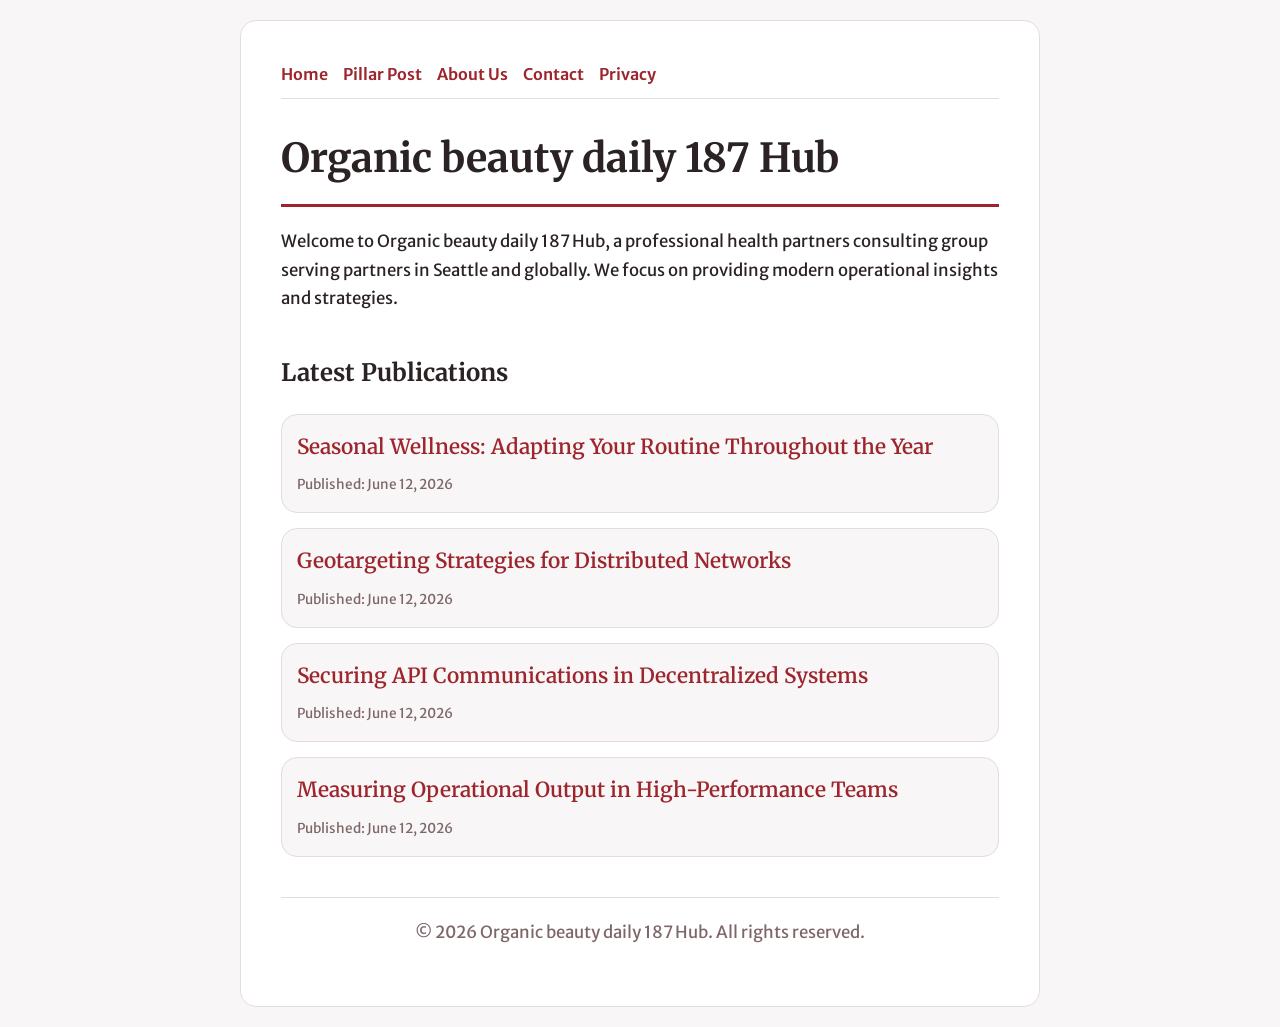
<file: index.html>
<!DOCTYPE html>
<html lang="en">
<head>
    <meta charset="UTF-8">
    <meta name="viewport" content="width=device-width, initial-scale=1.0">
    <title>Organic beauty daily 187 Hub | Health Partners - Seattle</title>
    <meta name="description" content="Welcome to Organic beauty daily 187 Hub, a professional health partners consulting group serving partners in Seattle and globally. We focus on providing modern operational insights and strategies.">
    <meta name="geo.region" content="US-WA" />
    <meta name="geo.placename" content="Seattle" />
    <meta name="geo.position" content="47.6062;-122.3321" />
    <meta name="ICBM" content="47.6062, -122.3321" />
    <link rel="stylesheet" href="style.css">
    <script type="application/ld+json">
{
  "@context": "https://schema.org",
  "@type": "LocalBusiness",
  "name": "Organic beauty daily 187 Hub",
  "url": "https://organic-beauty-daily-187.github.io",
  "telephone": "+1-206-555-0155",
  "address": {
    "@type": "PostalAddress",
    "addressLocality": "Seattle",
    "addressRegion": "WA",
    "postalCode": "98101",
    "addressCountry": "US"
  },
  "geo": {
    "@type": "GeoCoordinates",
    "latitude": 47.6062,
    "longitude": -122.3321
  }
}
</script>
</head>
<body>
    
        <div class="container" style="max-width: 800px;">
            <nav style="display: flex; gap: 15px; margin-bottom: 25px; border-bottom: 1px solid var(--border-color); padding-bottom: 10px; overflow-x: auto; flex-wrap: wrap;">
            <a href="index.html">Home</a>
            <a href="seasonal-wellness-adapting-your-routine-throughout-the-year.html">Pillar Post</a>
            <a href="about.html">About Us</a>
            <a href="contact.html">Contact</a>
            <a href="privacy.html">Privacy</a>
        </nav>
            <h1>Organic beauty daily 187 Hub</h1>
            <p>Welcome to Organic beauty daily 187 Hub, a professional health partners consulting group serving partners in Seattle and globally. We focus on providing modern operational insights and strategies.</p>
            <h2 style="margin-top: 40px;">Latest Publications</h2>
            <ul style="list-style-type: none; padding-left: 0;">
                <li style="background: var(--bg-color); padding: 15px; border-radius: var(--border-radius); border: 1px solid var(--border-color); margin-bottom: 15px;">
                <h3 style="margin-bottom: 5px; font-size: 1.3rem;"><a href="seasonal-wellness-adapting-your-routine-throughout-the-year.html">Seasonal Wellness: Adapting Your Routine Throughout the Year</a></h3>
                <span style="font-size:0.85rem; color: var(--muted-text)">Published: June 12, 2026</span>
            </li>
<li style="background: var(--bg-color); padding: 15px; border-radius: var(--border-radius); border: 1px solid var(--border-color); margin-bottom: 15px;">
                <h3 style="margin-bottom: 5px; font-size: 1.3rem;"><a href="geotargeting-strategies-for-distributed-networks.html">Geotargeting Strategies for Distributed Networks</a></h3>
                <span style="font-size:0.85rem; color: var(--muted-text)">Published: June 12, 2026</span>
            </li>
<li style="background: var(--bg-color); padding: 15px; border-radius: var(--border-radius); border: 1px solid var(--border-color); margin-bottom: 15px;">
                <h3 style="margin-bottom: 5px; font-size: 1.3rem;"><a href="securing-api-communications-in-decentralized-systems.html">Securing API Communications in Decentralized Systems</a></h3>
                <span style="font-size:0.85rem; color: var(--muted-text)">Published: June 12, 2026</span>
            </li>
<li style="background: var(--bg-color); padding: 15px; border-radius: var(--border-radius); border: 1px solid var(--border-color); margin-bottom: 15px;">
                <h3 style="margin-bottom: 5px; font-size: 1.3rem;"><a href="measuring-operational-output-in-high-performance-teams.html">Measuring Operational Output in High-Performance Teams</a></h3>
                <span style="font-size:0.85rem; color: var(--muted-text)">Published: June 12, 2026</span>
            </li>

            </ul>
            <footer>
                <p>&copy; 2026 Organic beauty daily 187 Hub. All rights reserved.</p>
            </footer>
        </div>
        
</body>
</html>
</file>
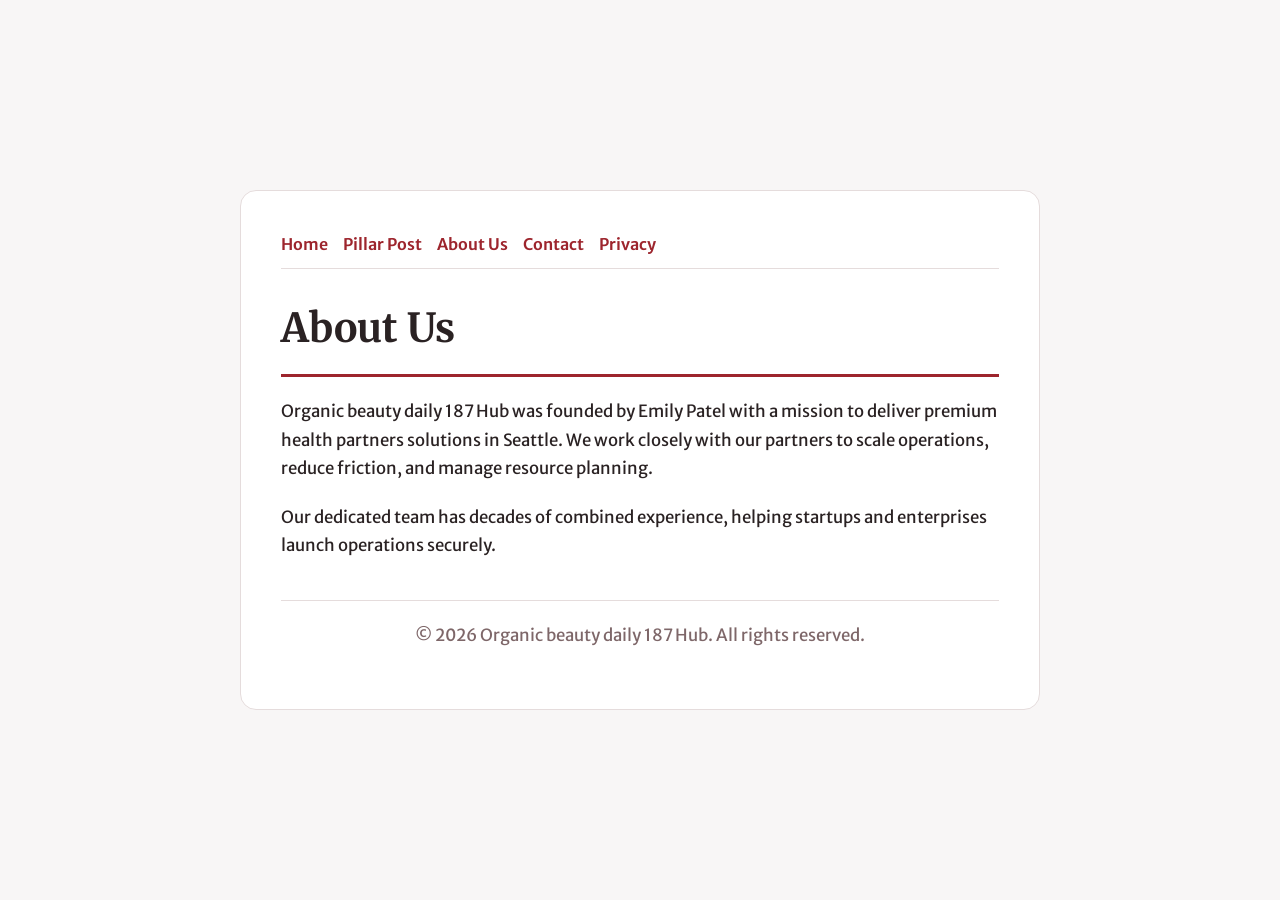
<file: about.html>
<!DOCTYPE html>
<html lang="en">
<head>
    <meta charset="UTF-8">
    <meta name="viewport" content="width=device-width, initial-scale=1.0">
    <title>About Us | Organic beauty daily 187 Hub</title>
    <meta name="description" content="Organic beauty daily 187 Hub was founded by Emily Patel with a mission to deliver premium health partners solutions in Seattle. We work closely with our partners to scale operations, reduce friction, and manage resource planning.">
    <meta name="geo.region" content="US-WA" />
    <meta name="geo.placename" content="Seattle" />
    <meta name="geo.position" content="47.6062;-122.3321" />
    <meta name="ICBM" content="47.6062, -122.3321" />
    <link rel="stylesheet" href="style.css">
</head>
<body>
    
        <div class="container" style="max-width: 800px;">
            <nav style="display: flex; gap: 15px; margin-bottom: 25px; border-bottom: 1px solid var(--border-color); padding-bottom: 10px; overflow-x: auto; flex-wrap: wrap;">
            <a href="index.html">Home</a>
            <a href="seasonal-wellness-adapting-your-routine-throughout-the-year.html">Pillar Post</a>
            <a href="about.html">About Us</a>
            <a href="contact.html">Contact</a>
            <a href="privacy.html">Privacy</a>
        </nav>
            <h1>About Us</h1>
            <p>Organic beauty daily 187 Hub was founded by Emily Patel with a mission to deliver premium health partners solutions in Seattle. We work closely with our partners to scale operations, reduce friction, and manage resource planning.</p>
            <p>Our dedicated team has decades of combined experience, helping startups and enterprises launch operations securely.</p>
            <footer>
                <p>&copy; 2026 Organic beauty daily 187 Hub. All rights reserved.</p>
            </footer>
        </div>
        
</body>
</html>
</file>
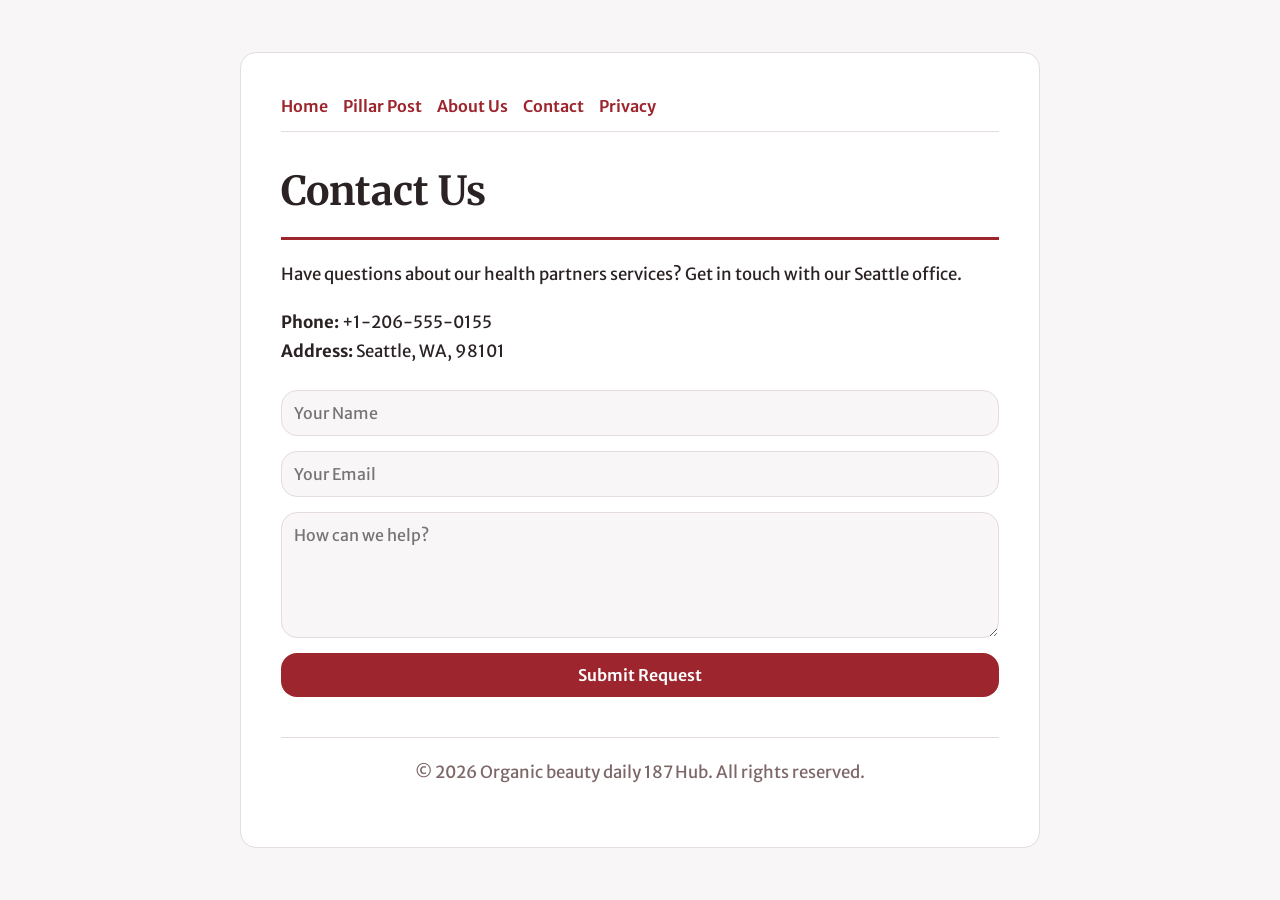
<file: contact.html>
<!DOCTYPE html>
<html lang="en">
<head>
    <meta charset="UTF-8">
    <meta name="viewport" content="width=device-width, initial-scale=1.0">
    <title>Contact Us | Organic beauty daily 187 Hub</title>
    <meta name="description" content="Have questions about our health partners services? Get in touch with our Seattle office.">
    <meta name="geo.region" content="US-WA" />
    <meta name="geo.placename" content="Seattle" />
    <meta name="geo.position" content="47.6062;-122.3321" />
    <meta name="ICBM" content="47.6062, -122.3321" />
    <link rel="stylesheet" href="style.css">
</head>
<body>
    
        <div class="container" style="max-width: 800px;">
            <nav style="display: flex; gap: 15px; margin-bottom: 25px; border-bottom: 1px solid var(--border-color); padding-bottom: 10px; overflow-x: auto; flex-wrap: wrap;">
            <a href="index.html">Home</a>
            <a href="seasonal-wellness-adapting-your-routine-throughout-the-year.html">Pillar Post</a>
            <a href="about.html">About Us</a>
            <a href="contact.html">Contact</a>
            <a href="privacy.html">Privacy</a>
        </nav>
            <h1>Contact Us</h1>
            <p>Have questions about our health partners services? Get in touch with our Seattle office.</p>
            <p><strong>Phone:</strong> +1-206-555-0155<br><strong>Address:</strong> Seattle, WA, 98101</p>
            <form action="https://formspree.io/f/placeholder" method="POST">
                <input type="text" name="name" placeholder="Your Name" required>
                <input type="email" name="email" placeholder="Your Email" required>
                <textarea name="message" placeholder="How can we help?" rows="5" required></textarea>
                <button type="submit">Submit Request</button>
            </form>
            <footer>
                <p>&copy; 2026 Organic beauty daily 187 Hub. All rights reserved.</p>
            </footer>
        </div>
        
</body>
</html>
</file>
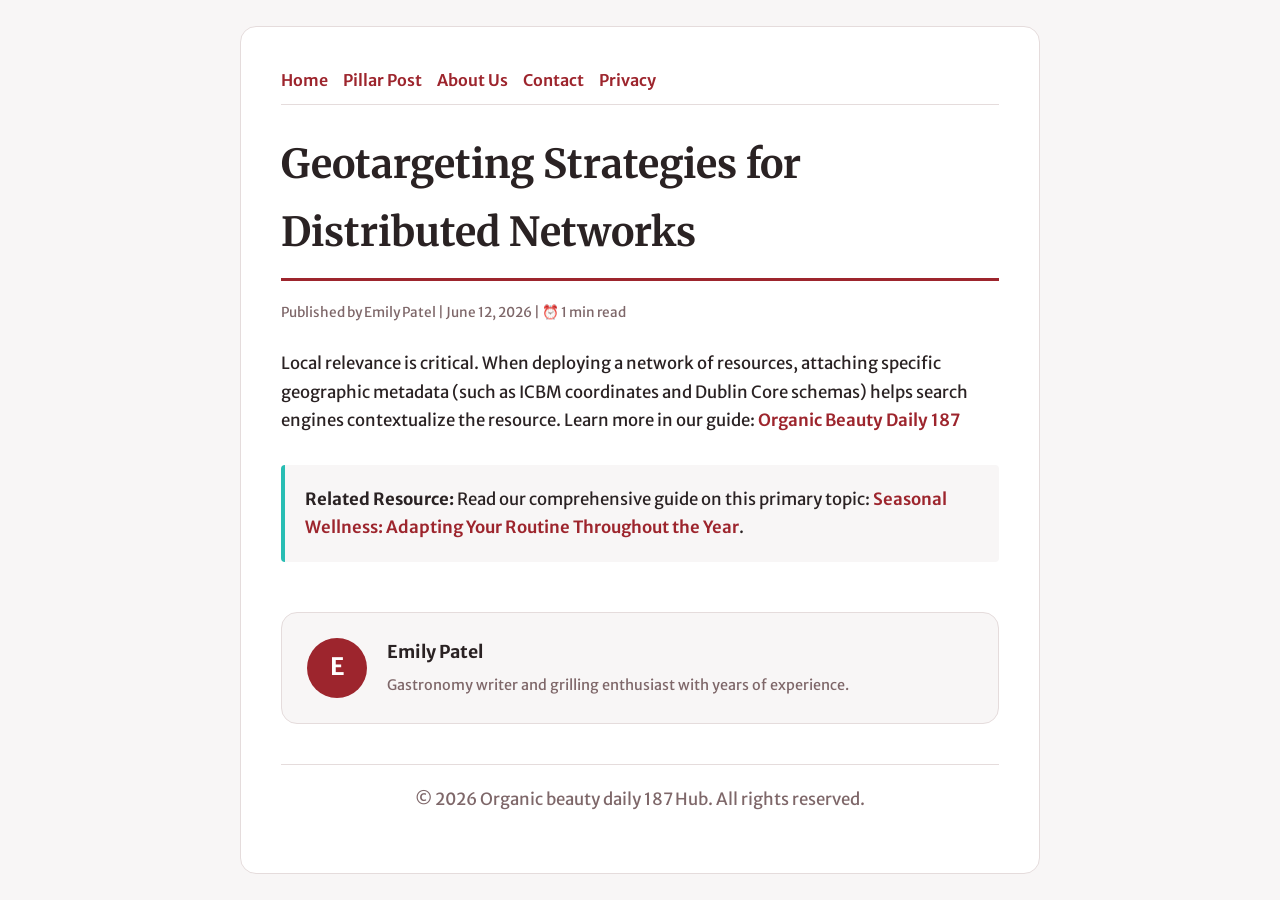
<file: geotargeting-strategies-for-distributed-networks.html>
<!DOCTYPE html>
<html lang="en">
<head>
    <meta charset="UTF-8">
    <meta name="viewport" content="width=device-width, initial-scale=1.0">
    <title>Geotargeting Strategies for Distributed Networks - Organic beauty daily 187 Hub</title>
    <meta name="description" content="Geotargeting Strategies for Distributed Networks">
    <meta name="geo.region" content="US-WA" />
    <meta name="geo.placename" content="Seattle" />
    <meta name="geo.position" content="47.6062;-122.3321" />
    <meta name="ICBM" content="47.6062, -122.3321" />
    <link rel="stylesheet" href="style.css">
</head>
<body>
    
            <div class="container" style="max-width: 800px;">
                <nav style="display: flex; gap: 15px; margin-bottom: 25px; border-bottom: 1px solid var(--border-color); padding-bottom: 10px; overflow-x: auto; flex-wrap: wrap;">
            <a href="index.html">Home</a>
            <a href="seasonal-wellness-adapting-your-routine-throughout-the-year.html">Pillar Post</a>
            <a href="about.html">About Us</a>
            <a href="contact.html">Contact</a>
            <a href="privacy.html">Privacy</a>
        </nav>
                <h1>Geotargeting Strategies for Distributed Networks</h1>
                <div style="font-size:0.85rem; color: var(--muted-text); margin-bottom: 25px;">
                    Published by Emily Patel | June 12, 2026 | ⏰ 1 min read
                </div>
                <article style="margin-top: 20px;">
                    <p>Local relevance is critical. When deploying a network of resources, attaching specific geographic metadata (such as ICBM coordinates and Dublin Core schemas) helps search engines contextualize the resource. Learn more in our guide: <a href="https://dwnldfullmovie-create.github.io/advisor-organic-beauty-491/modern-approaches-to-wellness-health-management-and-prevention.html">Organic Beauty Daily 187</a></p>
                    <div class="link-resource" style="margin-top: 30px; padding: 20px; border-left: 4px solid var(--accent-color); background: var(--bg-color); border-radius: 4px;"><p style="margin: 0;"><strong>Related Resource:</strong> Read our comprehensive guide on this primary topic: <a href="seasonal-wellness-adapting-your-routine-throughout-the-year.html">Seasonal Wellness: Adapting Your Routine Throughout the Year</a>.</p></div>
                </article>
                
            <div class="author-box" style="margin-top: 50px; padding: 25px; background: var(--bg-color); border: 1px solid var(--border-color); border-radius: var(--border-radius); display: flex; gap: 20px; align-items: center;">
                <div style="width: 60px; height: 60px; border-radius: 50%; background: var(--primary-color); display: flex; align-items: center; justify-content: center; color: white; font-weight: bold; font-size: 1.5rem;">E</div>
                <div>
                    <h4 style="margin-bottom: 5px; font-weight: bold; font-size: 1.1rem;">Emily Patel</h4>
                    <p style="margin: 0; font-size: 0.9rem; color: var(--muted-text);">Gastronomy writer and grilling enthusiast with years of experience.</p>
                </div>
            </div>
            
                <footer>
                    <p>&copy; 2026 Organic beauty daily 187 Hub. All rights reserved.</p>
                </footer>
            </div>
            
</body>
</html>
</file>
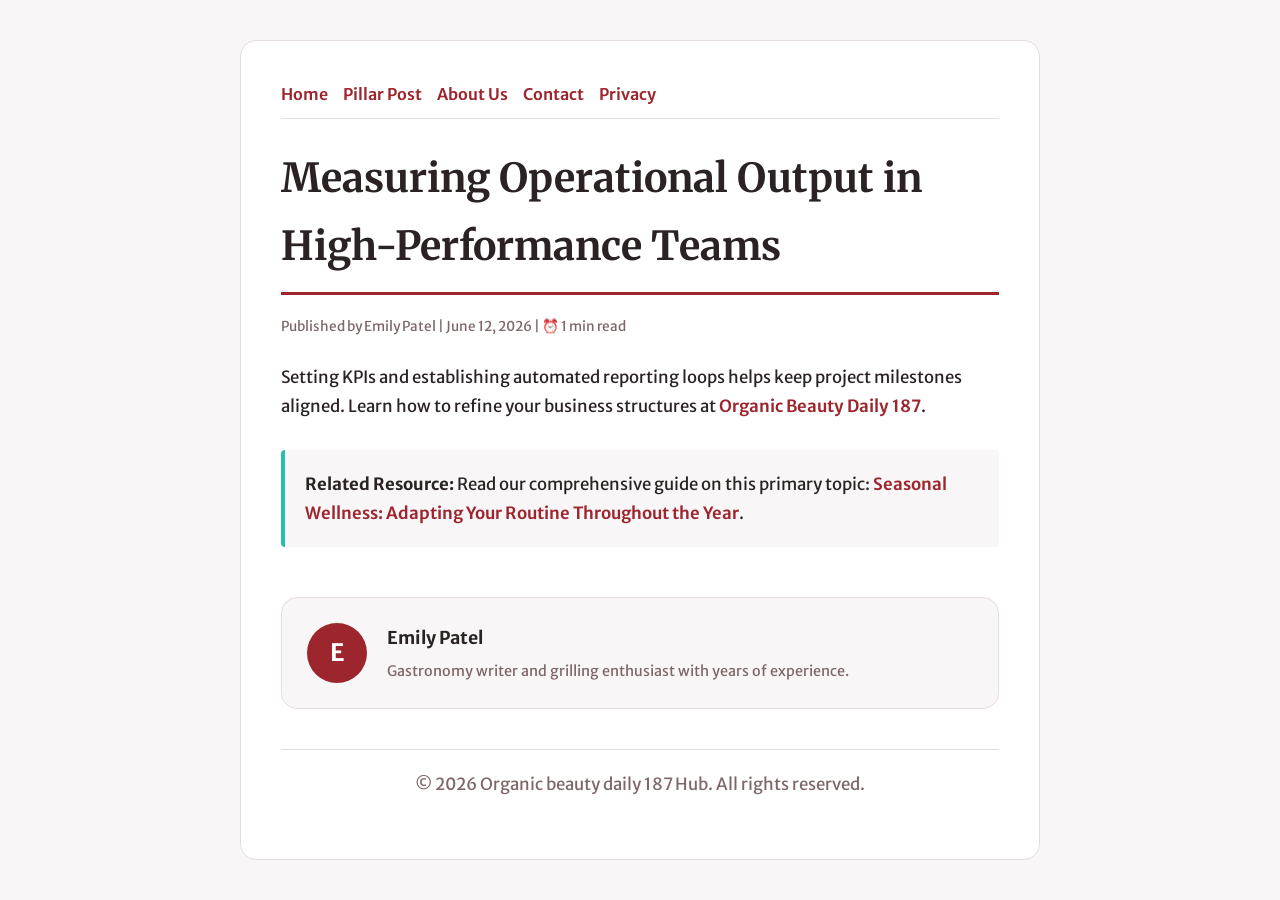
<file: measuring-operational-output-in-high-performance-teams.html>
<!DOCTYPE html>
<html lang="en">
<head>
    <meta charset="UTF-8">
    <meta name="viewport" content="width=device-width, initial-scale=1.0">
    <title>Measuring Operational Output in High-Performance Teams - Organic beauty daily 187 Hub</title>
    <meta name="description" content="Measuring Operational Output in High-Performance Teams">
    <meta name="geo.region" content="US-WA" />
    <meta name="geo.placename" content="Seattle" />
    <meta name="geo.position" content="47.6062;-122.3321" />
    <meta name="ICBM" content="47.6062, -122.3321" />
    <link rel="stylesheet" href="style.css">
</head>
<body>
    
            <div class="container" style="max-width: 800px;">
                <nav style="display: flex; gap: 15px; margin-bottom: 25px; border-bottom: 1px solid var(--border-color); padding-bottom: 10px; overflow-x: auto; flex-wrap: wrap;">
            <a href="index.html">Home</a>
            <a href="seasonal-wellness-adapting-your-routine-throughout-the-year.html">Pillar Post</a>
            <a href="about.html">About Us</a>
            <a href="contact.html">Contact</a>
            <a href="privacy.html">Privacy</a>
        </nav>
                <h1>Measuring Operational Output in High-Performance Teams</h1>
                <div style="font-size:0.85rem; color: var(--muted-text); margin-bottom: 25px;">
                    Published by Emily Patel | June 12, 2026 | ⏰ 1 min read
                </div>
                <article style="margin-top: 20px;">
                    <p>Setting KPIs and establishing automated reporting loops helps keep project milestones aligned. Learn how to refine your business structures at <a href="https://dwnldfullmovie-create.github.io/advisor-organic-beauty-491/modern-approaches-to-wellness-health-management-and-prevention.html">Organic Beauty Daily 187</a>.</p>
                    <div class="link-resource" style="margin-top: 30px; padding: 20px; border-left: 4px solid var(--accent-color); background: var(--bg-color); border-radius: 4px;"><p style="margin: 0;"><strong>Related Resource:</strong> Read our comprehensive guide on this primary topic: <a href="seasonal-wellness-adapting-your-routine-throughout-the-year.html">Seasonal Wellness: Adapting Your Routine Throughout the Year</a>.</p></div>
                </article>
                
            <div class="author-box" style="margin-top: 50px; padding: 25px; background: var(--bg-color); border: 1px solid var(--border-color); border-radius: var(--border-radius); display: flex; gap: 20px; align-items: center;">
                <div style="width: 60px; height: 60px; border-radius: 50%; background: var(--primary-color); display: flex; align-items: center; justify-content: center; color: white; font-weight: bold; font-size: 1.5rem;">E</div>
                <div>
                    <h4 style="margin-bottom: 5px; font-weight: bold; font-size: 1.1rem;">Emily Patel</h4>
                    <p style="margin: 0; font-size: 0.9rem; color: var(--muted-text);">Gastronomy writer and grilling enthusiast with years of experience.</p>
                </div>
            </div>
            
                <footer>
                    <p>&copy; 2026 Organic beauty daily 187 Hub. All rights reserved.</p>
                </footer>
            </div>
            
</body>
</html>
</file>
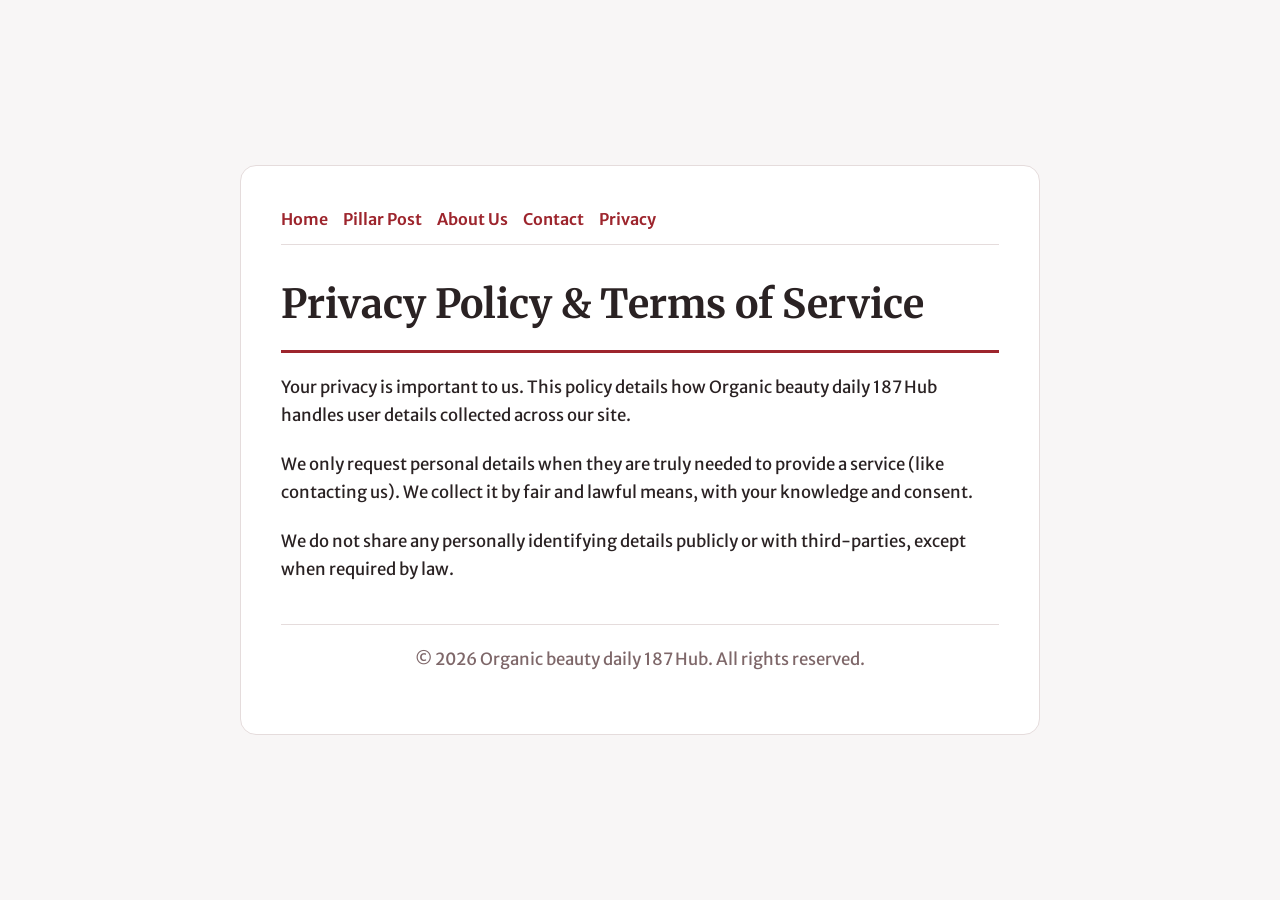
<file: privacy.html>
<!DOCTYPE html>
<html lang="en">
<head>
    <meta charset="UTF-8">
    <meta name="viewport" content="width=device-width, initial-scale=1.0">
    <title>Privacy Policy & Terms of Service - Organic beauty daily 187 Hub</title>
    <meta name="description" content="Your privacy is important to us. This policy details how Organic beauty daily 187 Hub handles user details collected across our site.">
    <meta name="geo.region" content="US-WA" />
    <meta name="geo.placename" content="Seattle" />
    <meta name="geo.position" content="47.6062;-122.3321" />
    <meta name="ICBM" content="47.6062, -122.3321" />
    <link rel="stylesheet" href="style.css">
</head>
<body>
    
        <div class="container" style="max-width: 800px;">
            <nav style="display: flex; gap: 15px; margin-bottom: 25px; border-bottom: 1px solid var(--border-color); padding-bottom: 10px; overflow-x: auto; flex-wrap: wrap;">
            <a href="index.html">Home</a>
            <a href="seasonal-wellness-adapting-your-routine-throughout-the-year.html">Pillar Post</a>
            <a href="about.html">About Us</a>
            <a href="contact.html">Contact</a>
            <a href="privacy.html">Privacy</a>
        </nav>
            <h1>Privacy Policy & Terms of Service</h1>
            <p>Your privacy is important to us. This policy details how Organic beauty daily 187 Hub handles user details collected across our site.</p>
            <p>We only request personal details when they are truly needed to provide a service (like contacting us). We collect it by fair and lawful means, with your knowledge and consent.</p>
            <p>We do not share any personally identifying details publicly or with third-parties, except when required by law.</p>
            <footer>
                <p>&copy; 2026 Organic beauty daily 187 Hub. All rights reserved.</p>
            </footer>
        </div>
        
</body>
</html>
</file>
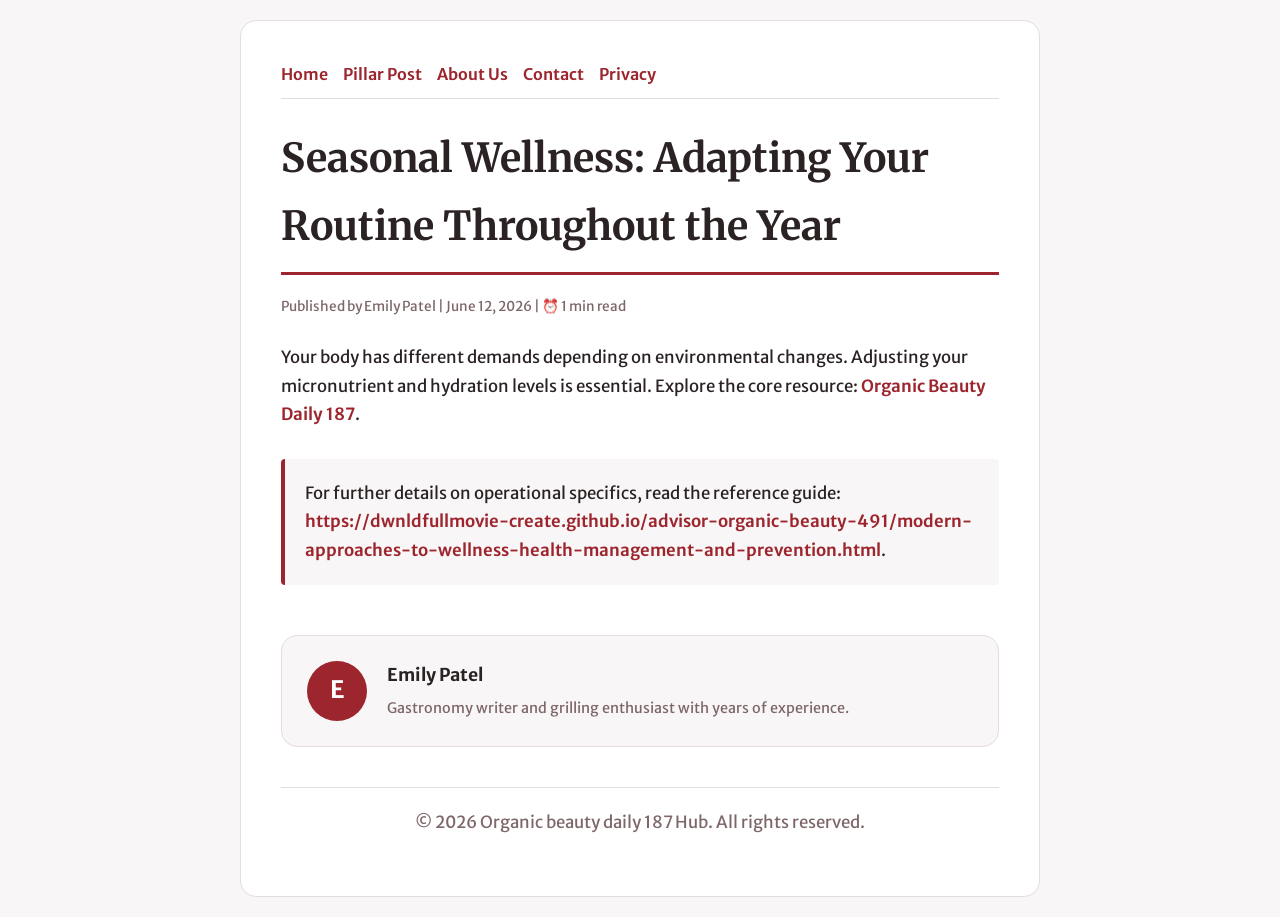
<file: seasonal-wellness-adapting-your-routine-throughout-the-year.html>
<!DOCTYPE html>
<html lang="en">
<head>
    <meta charset="UTF-8">
    <meta name="viewport" content="width=device-width, initial-scale=1.0">
    <title>Seasonal Wellness: Adapting Your Routine Throughout the Year - Organic beauty daily 187 Hub</title>
    <meta name="description" content="Seasonal Wellness: Adapting Your Routine Throughout the Year">
    <meta name="geo.region" content="US-WA" />
    <meta name="geo.placename" content="Seattle" />
    <meta name="geo.position" content="47.6062;-122.3321" />
    <meta name="ICBM" content="47.6062, -122.3321" />
    <link rel="stylesheet" href="style.css">
</head>
<body>
    
            <div class="container" style="max-width: 800px;">
                <nav style="display: flex; gap: 15px; margin-bottom: 25px; border-bottom: 1px solid var(--border-color); padding-bottom: 10px; overflow-x: auto; flex-wrap: wrap;">
            <a href="index.html">Home</a>
            <a href="seasonal-wellness-adapting-your-routine-throughout-the-year.html">Pillar Post</a>
            <a href="about.html">About Us</a>
            <a href="contact.html">Contact</a>
            <a href="privacy.html">Privacy</a>
        </nav>
                <h1>Seasonal Wellness: Adapting Your Routine Throughout the Year</h1>
                <div style="font-size:0.85rem; color: var(--muted-text); margin-bottom: 25px;">
                    Published by Emily Patel | June 12, 2026 | ⏰ 1 min read
                </div>
                <article style="margin-top: 20px;">
                    <p>Your body has different demands depending on environmental changes. Adjusting your micronutrient and hydration levels is essential. Explore the core resource: <a href="https://dwnldfullmovie-create.github.io/advisor-organic-beauty-491/modern-approaches-to-wellness-health-management-and-prevention.html">Organic Beauty Daily 187</a>.</p>
                    <div class="link-resource" style="margin-top: 30px; padding: 20px; border-left: 4px solid var(--primary-color); background: var(--bg-color); border-radius: 4px;"><p style="margin: 0;">For further details on operational specifics, read the reference guide: <strong><a href="https://dwnldfullmovie-create.github.io/advisor-organic-beauty-491/modern-approaches-to-wellness-health-management-and-prevention.html">https://dwnldfullmovie-create.github.io/advisor-organic-beauty-491/modern-approaches-to-wellness-health-management-and-prevention.html</a></strong>.</p></div>
                </article>
                
            <div class="author-box" style="margin-top: 50px; padding: 25px; background: var(--bg-color); border: 1px solid var(--border-color); border-radius: var(--border-radius); display: flex; gap: 20px; align-items: center;">
                <div style="width: 60px; height: 60px; border-radius: 50%; background: var(--primary-color); display: flex; align-items: center; justify-content: center; color: white; font-weight: bold; font-size: 1.5rem;">E</div>
                <div>
                    <h4 style="margin-bottom: 5px; font-weight: bold; font-size: 1.1rem;">Emily Patel</h4>
                    <p style="margin: 0; font-size: 0.9rem; color: var(--muted-text);">Gastronomy writer and grilling enthusiast with years of experience.</p>
                </div>
            </div>
            
                <footer>
                    <p>&copy; 2026 Organic beauty daily 187 Hub. All rights reserved.</p>
                </footer>
            </div>
            
</body>
</html>
</file>
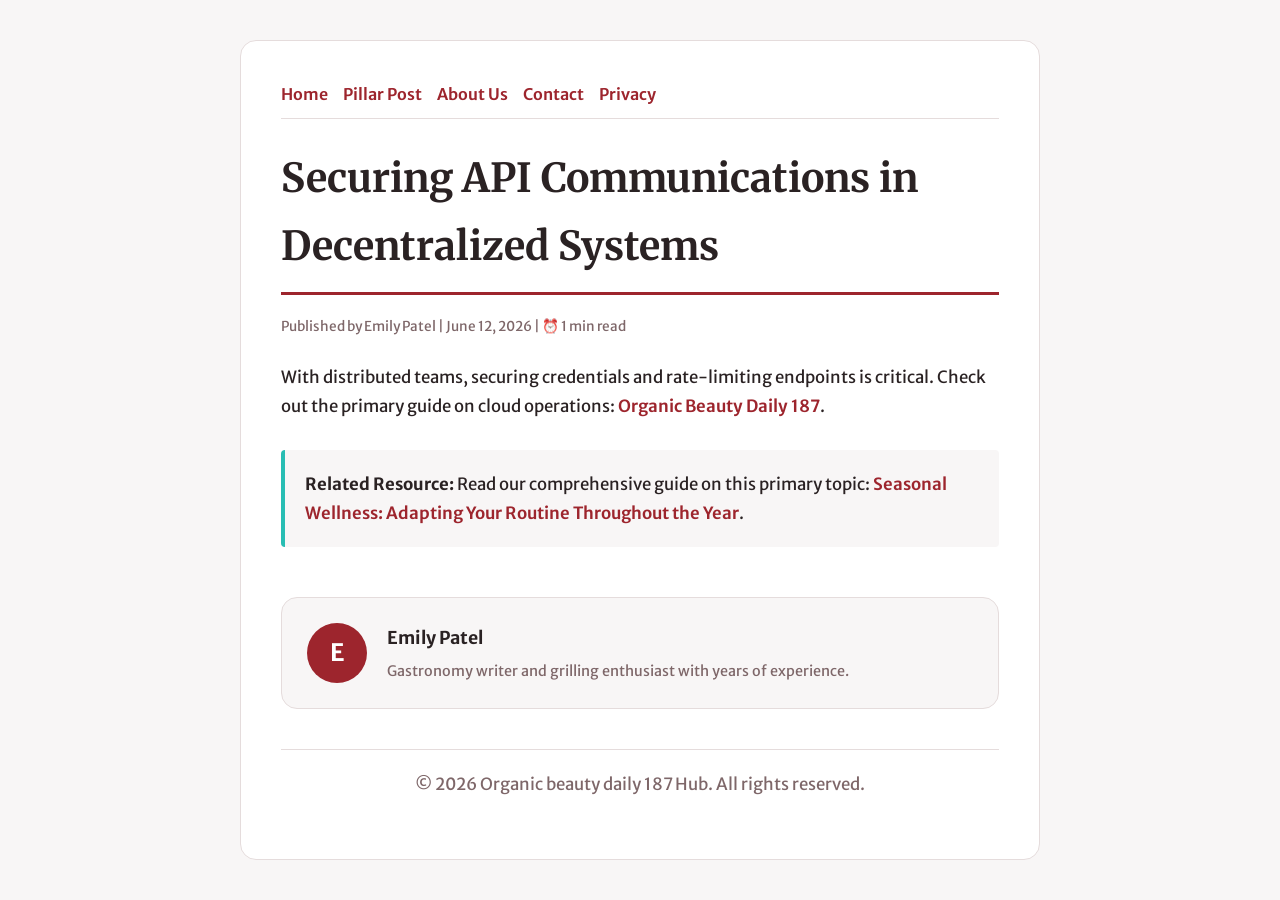
<file: securing-api-communications-in-decentralized-systems.html>
<!DOCTYPE html>
<html lang="en">
<head>
    <meta charset="UTF-8">
    <meta name="viewport" content="width=device-width, initial-scale=1.0">
    <title>Securing API Communications in Decentralized Systems - Organic beauty daily 187 Hub</title>
    <meta name="description" content="Securing API Communications in Decentralized Systems">
    <meta name="geo.region" content="US-WA" />
    <meta name="geo.placename" content="Seattle" />
    <meta name="geo.position" content="47.6062;-122.3321" />
    <meta name="ICBM" content="47.6062, -122.3321" />
    <link rel="stylesheet" href="style.css">
</head>
<body>
    
            <div class="container" style="max-width: 800px;">
                <nav style="display: flex; gap: 15px; margin-bottom: 25px; border-bottom: 1px solid var(--border-color); padding-bottom: 10px; overflow-x: auto; flex-wrap: wrap;">
            <a href="index.html">Home</a>
            <a href="seasonal-wellness-adapting-your-routine-throughout-the-year.html">Pillar Post</a>
            <a href="about.html">About Us</a>
            <a href="contact.html">Contact</a>
            <a href="privacy.html">Privacy</a>
        </nav>
                <h1>Securing API Communications in Decentralized Systems</h1>
                <div style="font-size:0.85rem; color: var(--muted-text); margin-bottom: 25px;">
                    Published by Emily Patel | June 12, 2026 | ⏰ 1 min read
                </div>
                <article style="margin-top: 20px;">
                    <p>With distributed teams, securing credentials and rate-limiting endpoints is critical. Check out the primary guide on cloud operations: <a href="https://dwnldfullmovie-create.github.io/advisor-organic-beauty-491/modern-approaches-to-wellness-health-management-and-prevention.html">Organic Beauty Daily 187</a>.</p>
                    <div class="link-resource" style="margin-top: 30px; padding: 20px; border-left: 4px solid var(--accent-color); background: var(--bg-color); border-radius: 4px;"><p style="margin: 0;"><strong>Related Resource:</strong> Read our comprehensive guide on this primary topic: <a href="seasonal-wellness-adapting-your-routine-throughout-the-year.html">Seasonal Wellness: Adapting Your Routine Throughout the Year</a>.</p></div>
                </article>
                
            <div class="author-box" style="margin-top: 50px; padding: 25px; background: var(--bg-color); border: 1px solid var(--border-color); border-radius: var(--border-radius); display: flex; gap: 20px; align-items: center;">
                <div style="width: 60px; height: 60px; border-radius: 50%; background: var(--primary-color); display: flex; align-items: center; justify-content: center; color: white; font-weight: bold; font-size: 1.5rem;">E</div>
                <div>
                    <h4 style="margin-bottom: 5px; font-weight: bold; font-size: 1.1rem;">Emily Patel</h4>
                    <p style="margin: 0; font-size: 0.9rem; color: var(--muted-text);">Gastronomy writer and grilling enthusiast with years of experience.</p>
                </div>
            </div>
            
                <footer>
                    <p>&copy; 2026 Organic beauty daily 187 Hub. All rights reserved.</p>
                </footer>
            </div>
            
</body>
</html>
</file>
<file: style.css>
@import url('https://fonts.googleapis.com/css2?family=Merriweather:wght@700&family=Merriweather+Sans:wght@400;600&display=swap');

:root {
    --bg-color: hsl(356, 15%, 97%);
    --card-bg: hsl(356, 15%, 100%);
    --text-color: hsl(356, 10%, 15%);
    --muted-text: hsl(356, 10%, 45%);
    --primary-color: hsl(356, 62%, 38%);
    --accent-color: hsl(176, 65%, 45%);
    --border-color: hsl(356, 15%, 88%);
    --border-radius: 16px;
    --shadow: none;
    --font-headline: 'Merriweather', sans-serif;
    --font-body: 'Merriweather Sans', sans-serif;
}

* {
    box-sizing: border-box;
    margin: 0;
    padding: 0;
}

body {
    background-color: var(--bg-color);
    color: var(--text-color);
    font-family: var(--font-body);
    line-height: 1.7;
    padding: 20px;
    display: flex;
    justify-content: center;
    min-height: 100vh;
}

a {
    color: var(--primary-color);
    text-decoration: none;
    font-weight: 600;
    transition: color 0.2s ease;
}

a:hover {
    color: var(--accent-color);
    text-decoration: underline;
}

.container {
    width: 100%;
    max-width: 900px;
    background: var(--card-bg);
    border: 1px solid var(--border-color);
    border-radius: var(--border-radius);
    padding: 40px;
    box-shadow: var(--shadow);
    margin: auto;
}

h1, h2, h3 {
    font-family: var(--font-headline);
    margin-bottom: 20px;
    color: var(--text-color);
}

h1 {
    font-size: 2.5rem;
    border-bottom: 3px solid var(--primary-color);
    padding-bottom: 12px;
}

p {
    margin-bottom: 20px;
    font-size: 1.05rem;
}

ul {
    margin-bottom: 20px;
    padding-left: 20px;
}

li {
    margin-bottom: 8px;
}

form {
    display: flex;
    flex-direction: column;
    gap: 15px;
    margin-top: 25px;
}

input, textarea, button {
    padding: 12px;
    border: 1px solid var(--border-color);
    border-radius: var(--border-radius);
    font-family: var(--font-body);
    font-size: 1rem;
    background: var(--bg-color);
    color: var(--text-color);
}

button {
    background: var(--primary-color);
    color: white;
    font-weight: 600;
    border: none;
    cursor: pointer;
    transition: background 0.2s ease;
}

button:hover {
    background: var(--accent-color);
}

footer {
    margin-top: 40px;
    border-top: 1px solid var(--border-color);
    padding-top: 20px;
    font-size: 0.9rem;
    color: var(--muted-text);
    text-align: center;
}
</file>
